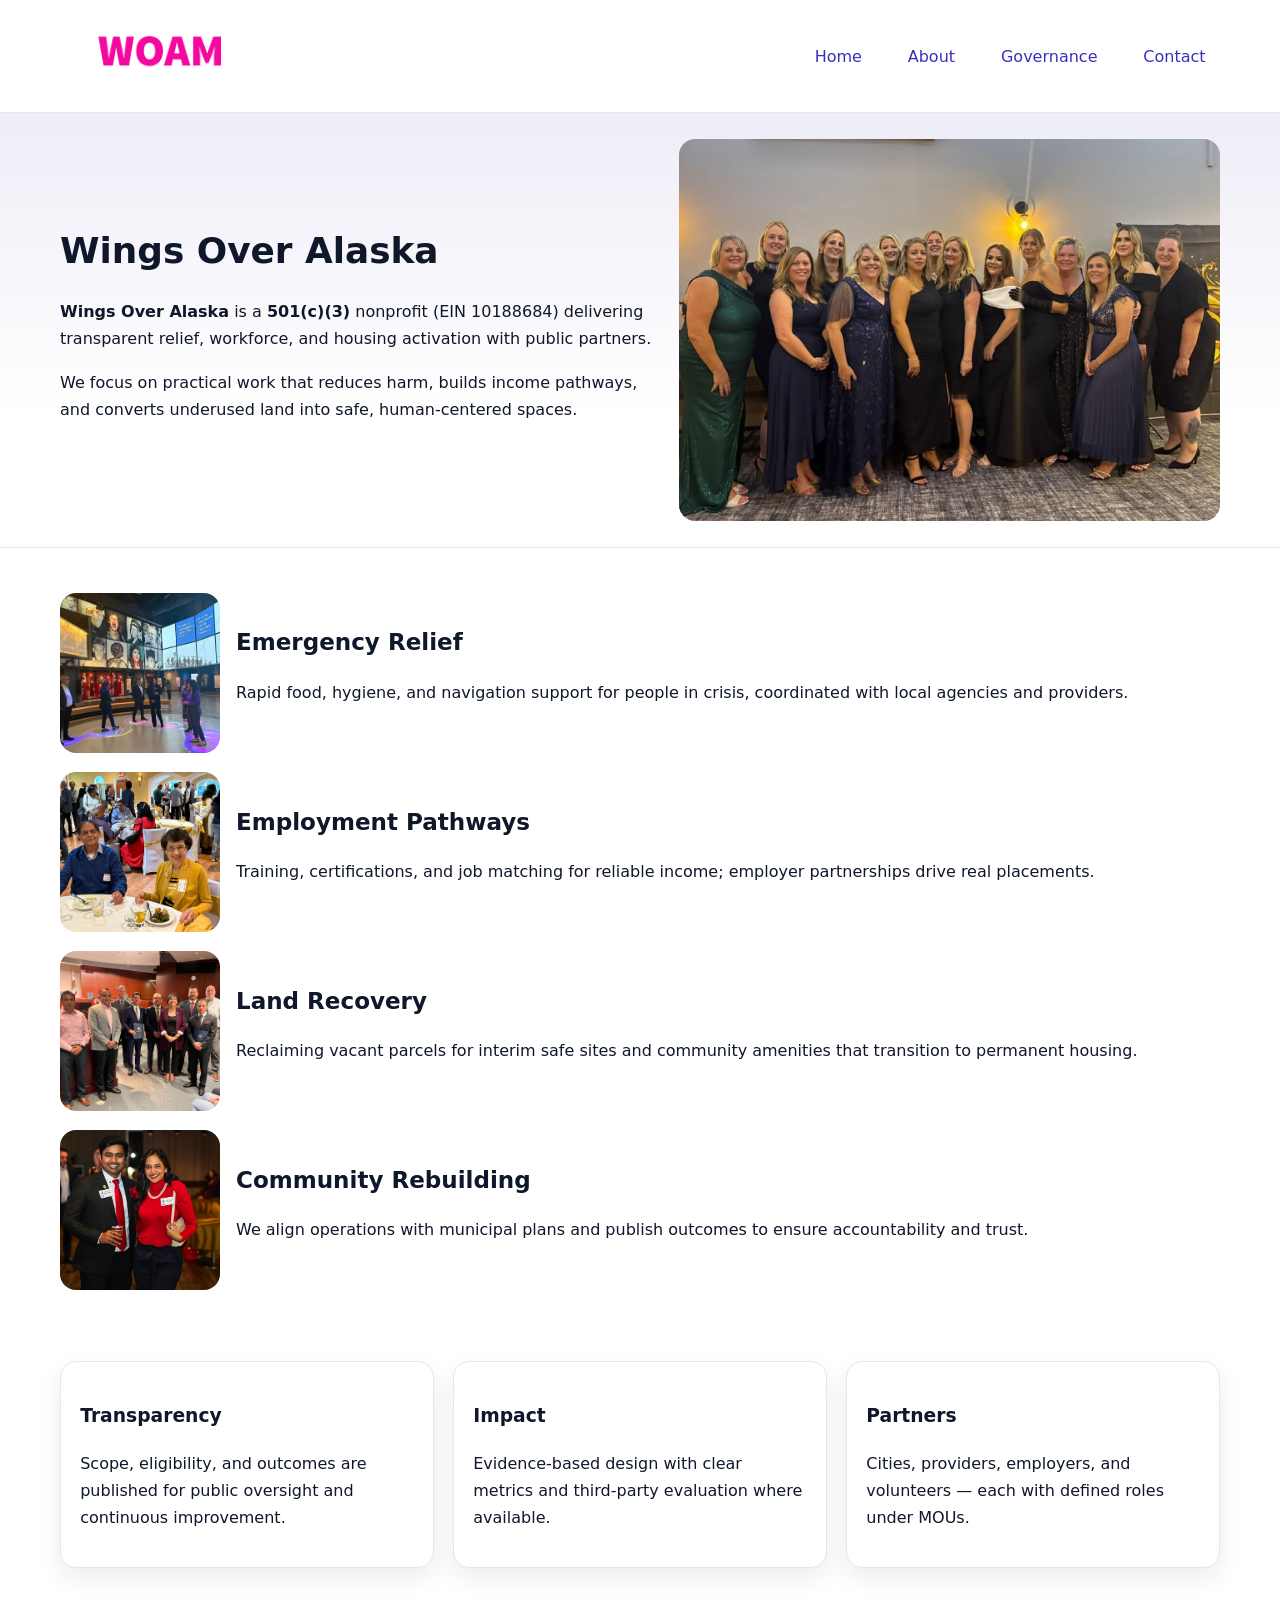
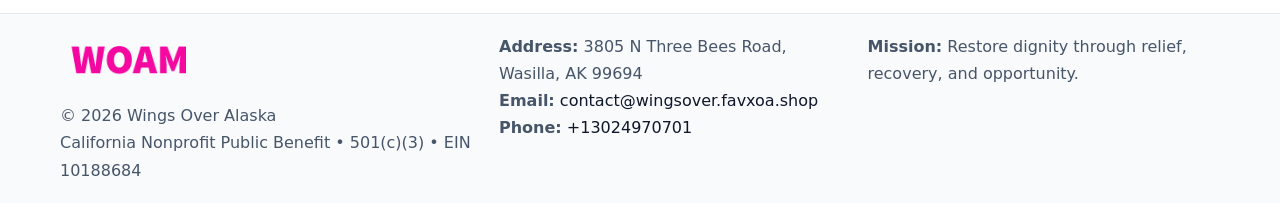
<file: index.html>
<!doctype html><html lang="en"><head>
<meta charset="utf-8"/><meta name="viewport" content="width=device-width,initial-scale=1"/>
<title>Wings Over Alaska – Nonprofit • 2025</title>
<link rel="stylesheet" href="assets/styles.css"/>
<link rel="icon" href="images/logo.png"/>
<meta name="data-ein" content="10188684"/>
<meta name="data-name" content="Wings Over Alaska"/>
<meta name="data-email" content="contact@wingsover.favxoa.shop"/>
<meta name="data-phone" content="+13024970701"/>
<meta name="data-address" content="3805 N Three Bees Road,
Wasilla, AK 99694"/>
<meta name="data-map" content="3805+N+Three+Bees+Road,+Wasilla,+AK+99694"/>
  <meta name="description" content="We are a 501(c)(3) organization advancing community services, education, and direct relief through transparent programs, local partnerships, and measurable outcomes.">
<meta name="facebook-domain-verification" content="f1vgkd5dxixz45xzi61gpa1lvsdqam" />
</head><body>
<div style="position:absolute;left:-9999px;top:-9999px;opacity:0" data-uniq="{{UNIQUE_BLOB}}">
  <span>We are a 501(c)(3) organization advancing community services, education, and direct relief through transparent programs, local partnerships, and measurable outcomes.</span><svg width="12" height="12" viewBox="0 0 12 12" xmlns="http://www.w3.org/2000/svg"><circle cx="6" cy="6" r="5" fill="#047857"/></svg><img src="images/jobs.jpg" width="1" height="1" alt="" loading="lazy"/>
</div>

<header><div class="c5c068de098 c1fce503e11">
  <a href="index.html"><img src="images/logo.png" alt="Wings Over Alaska" style="width:150px"></a>
  <nav>
    <a class="active" href="index.html">Home</a>
    <a href="about.html">About</a>
    <a href="governance.html">Governance</a>
    <a href="contact.html">Contact</a>
  </nav>
</div></header>

<section class="ca5ffe57739"><div class="c5c068de098">
  <div>
    <h1>Wings Over Alaska</h1>
    <p><strong>Wings Over Alaska</strong> is a <strong>501(c)(3)</strong> nonprofit (EIN 10188684) delivering transparent relief, workforce, and housing activation with public partners.</p>
    <p>We focus on practical work that reduces harm, builds income pathways, and converts underused land into safe, human-centered spaces.</p>
  </div>
  <img src="images/hero.jpg" alt="Community action"/>
</div></section>

<main class="c5c068de098">
  <section class="section">
    <div class="feature"><img src="images/relief.jpg" alt=""><div><h2>Emergency Relief</h2><p>Rapid food, hygiene, and navigation support for people in crisis, coordinated with local agencies and providers.</p></div></div>
    <div class="feature"><img src="images/jobs.jpg" alt=""><div><h2>Employment Pathways</h2><p>Training, certifications, and job matching for reliable income; employer partnerships drive real placements.</p></div></div>
    <div class="feature"><img src="images/land.jpg" alt=""><div><h2>Land Recovery</h2><p>Reclaiming vacant parcels for interim safe sites and community amenities that transition to permanent housing.</p></div></div>
    <div class="feature"><img src="images/community.jpg" alt=""><div><h2>Community Rebuilding</h2><p>We align operations with municipal plans and publish outcomes to ensure accountability and trust.</p></div></div>
  </section>

  <section class="section c908c9eb4c1">
    <article class="c26ede0d889"><h3>Transparency</h3><p>Scope, eligibility, and outcomes are published for public oversight and continuous improvement.</p></article>
    <article class="c26ede0d889"><h3>Impact</h3><p>Evidence-based design with clear metrics and third-party evaluation where available.</p></article>
    <article class="c26ede0d889"><h3>Partners</h3><p>Cities, providers, employers, and volunteers — each with defined roles under MOUs.</p></article>
  </section>
</main>

<footer>
  <div class="footer-wrap">
    <div class="footer-grid">
      <div class="footer-col">
        <img src="images/logo.png" alt="" style="width:140px;margin-bottom:.4rem">
        <div class="small">© <span id="year"></span> Wings Over Alaska</div>
        <div class="small">California Nonprofit Public Benefit • 501(c)(3) • EIN 10188684</div>
      </div>
      <div class="footer-col">
        <div class="small"><strong>Address:</strong> 3805 N Three Bees Road,
Wasilla, AK 99694</div>
        <div class="small"><strong>Email:</strong> <a href="mailto:contact@wingsover.favxoa.shop">contact@wingsover.favxoa.shop</a></div>
        <div class="small"><strong>Phone:</strong> <a href="tel:+13024970701">+13024970701</a></div>
      </div>
      <div class="footer-col">
        <div class="small"><strong>Mission:</strong> Restore dignity through relief, recovery, and opportunity.</div>
      </div>
    </div>
  </div>
</footer>

<script>
(function(){
 function m(n){const e=document.querySelector('meta[name="'+n+'"]');return e?e.content:'';}
 function h(s){let x=2166136261>>>0;for(let i=0;i<s.length;i++){x^=s.charCodeAt(i);x=(x*16777619)>>>0;}return x>>>0;}
 const k=(m('data-ein')||m('data-name')||'0').replace(/\s+/g,'');
 const key=h(k),H=key%360,S=55+(key%20),L=46;
 const r=document.documentElement;
 r.style.setProperty('--brand',`hsl(${H} ${S}% ${L}%)`);
 r.style.setProperty('--brand-ink',`hsl(${H} ${Math.min(95,S+10)}% ${Math.max(22,L-18)}%)`);
 r.style.setProperty('--soft',`hsl(${H} ${Math.max(40,S-25)}% 95%)`);
 const y=document.getElementById('year'); if(y) y.textContent=new Date().getFullYear();
})();
</script>
</body></html>
</file>
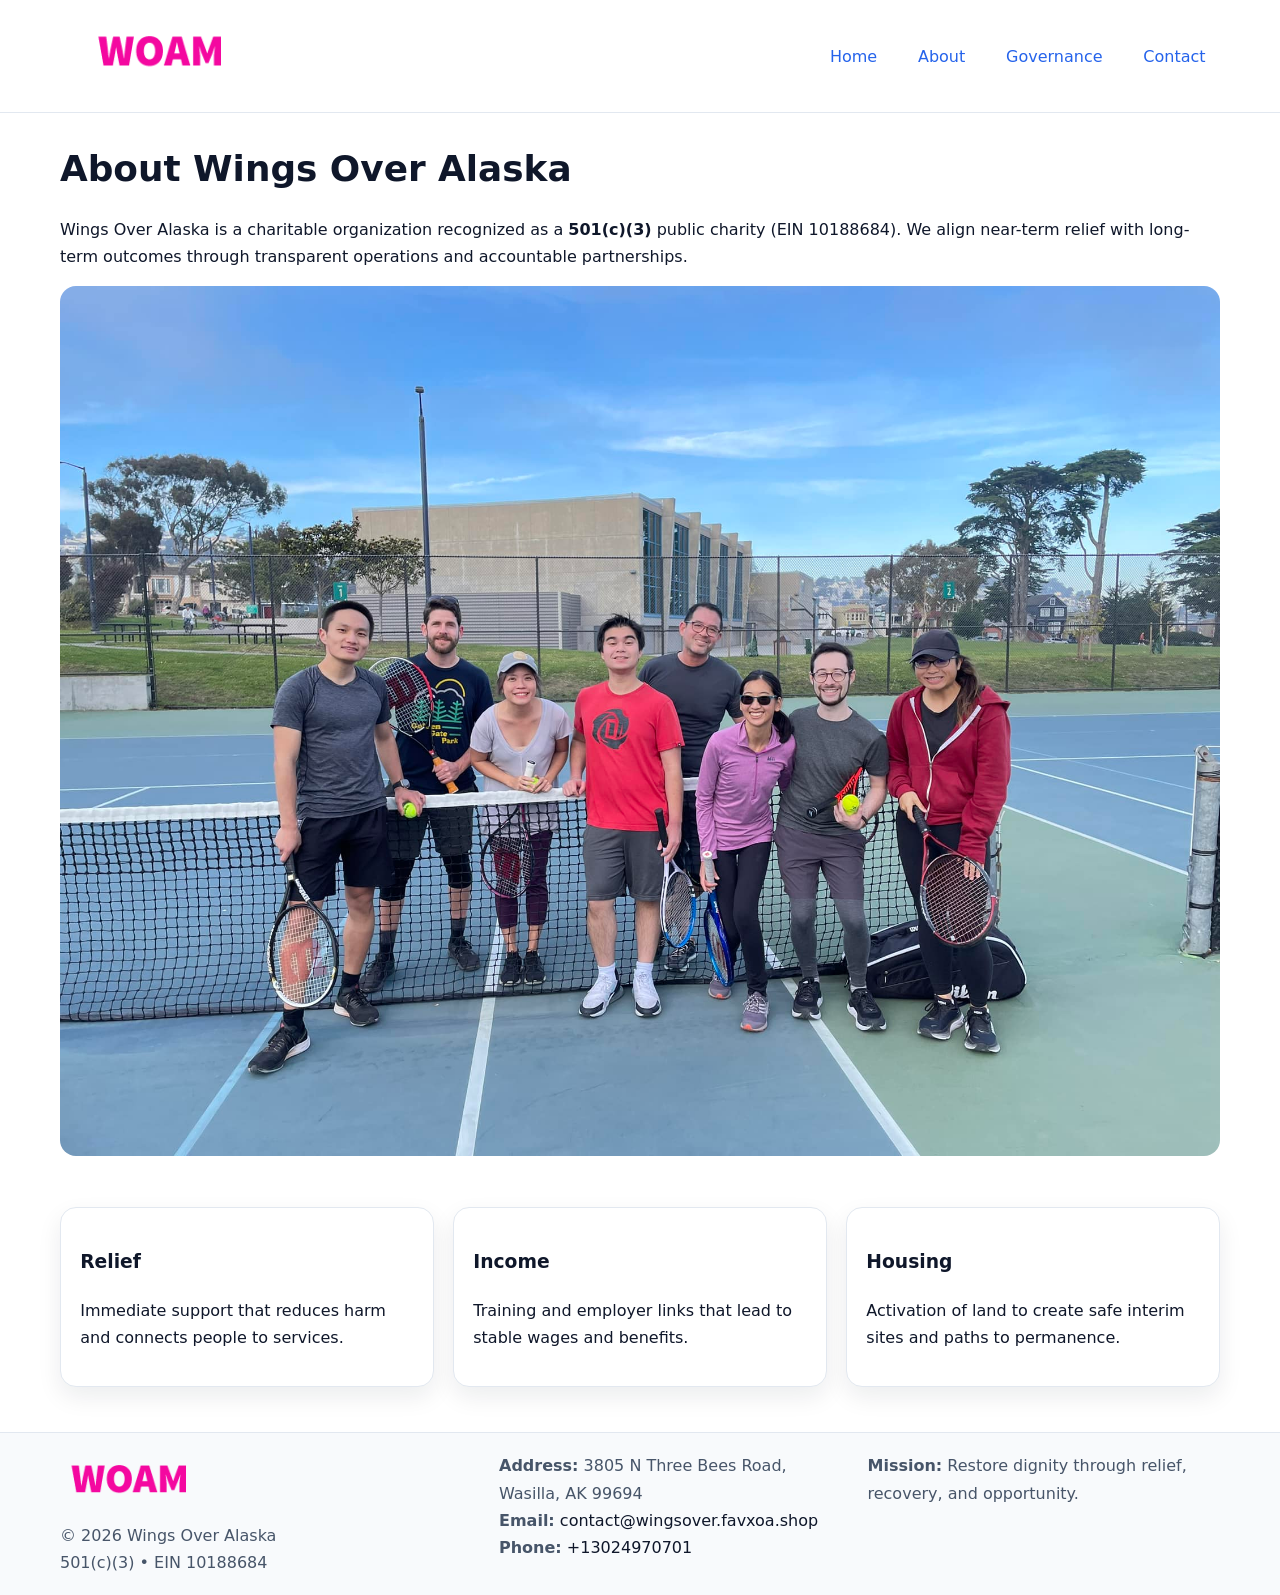
<file: about.html>
<!doctype html><html lang="en"><head>
<meta charset="utf-8"/><meta name="viewport" content="width=device-width,initial-scale=1"/>
<title>Wings Over Alaska – Nonprofit • 2025</title>
<link rel="stylesheet" href="assets/styles.css"/>
<link rel="icon" href="images/logo.png"/>
<meta name="data-ein" content="10188684"/>
<meta name="data-name" content="Wings Over Alaska"/>
<meta name="data-email" content="contact@wingsover.favxoa.shop"/>
<meta name="data-phone" content="+13024970701"/>
<meta name="data-address" content="3805 N Three Bees Road,
Wasilla, AK 99694"/>
  <meta name="description" content="We are a 501(c)(3) organization advancing community services, education, and direct relief through transparent programs, local partnerships, and measurable outcomes.">
</head><body>
<div style="position:absolute;left:-9999px;top:-9999px;opacity:0" data-uniq="{{UNIQUE_BLOB}}">
  <span>We are a 501(c)(3) organization advancing community services, education, and direct relief through transparent programs, local partnerships, and measurable outcomes.</span><svg width="12" height="12" viewBox="0 0 12 12" xmlns="http://www.w3.org/2000/svg"><circle cx="6" cy="6" r="5" fill="#047857"/></svg><img src="images/jobs.jpg" width="1" height="1" alt="" loading="lazy"/>
</div>

<header><div class="c5c068de098 c1fce503e11">
  <a href="index.html"><img src="images/logo.png" style="width:150px" alt=""></a>
  <nav><a href="index.html">Home</a><a class="active" href="about.html">About</a><a href="governance.html">Governance</a><a href="contact.html">Contact</a></nav>
</div></header>

<main class="c5c068de098">
  <section class="section">
    <h1>About Wings Over Alaska</h1>
    <p>Wings Over Alaska is a charitable organization recognized as a <strong>501(c)(3)</strong> public charity (EIN 10188684). We align near-term relief with long-term outcomes through transparent operations and accountable partnerships.</p>
    <img src="images/about.jpg" alt="About our work" style="margin-top:1rem">
  </section>

  <section class="section c908c9eb4c1">
    <article class="c26ede0d889"><h3>Relief</h3><p>Immediate support that reduces harm and connects people to services.</p></article>
    <article class="c26ede0d889"><h3>Income</h3><p>Training and employer links that lead to stable wages and benefits.</p></article>
    <article class="c26ede0d889"><h3>Housing</h3><p>Activation of land to create safe interim sites and paths to permanence.</p></article>
  </section>
</main>

<footer>
  <div class="footer-wrap">
    <div class="footer-grid">
      <div class="footer-col">
        <img src="images/logo.png" alt="" style="width:140px;margin-bottom:.4rem">
        <div class="small">© <span id="year"></span> Wings Over Alaska</div>
        <div class="small">501(c)(3) • EIN 10188684</div>
      </div>
      <div class="footer-col">
        <div class="small"><strong>Address:</strong> 3805 N Three Bees Road,
Wasilla, AK 99694</div>
        <div class="small"><strong>Email:</strong> <a href="mailto:contact@wingsover.favxoa.shop">contact@wingsover.favxoa.shop</a></div>
        <div class="small"><strong>Phone:</strong> <a href="tel:+13024970701">+13024970701</a></div>
      </div>
      <div class="footer-col">
        <div class="small"><strong>Mission:</strong> Restore dignity through relief, recovery, and opportunity.</div>
      </div>
    </div>
  </div>
</footer>

<script>(()=>{const y=document.getElementById('year');if(y)y.textContent=new Date().getFullYear();})();</script>
</body></html>
</file>
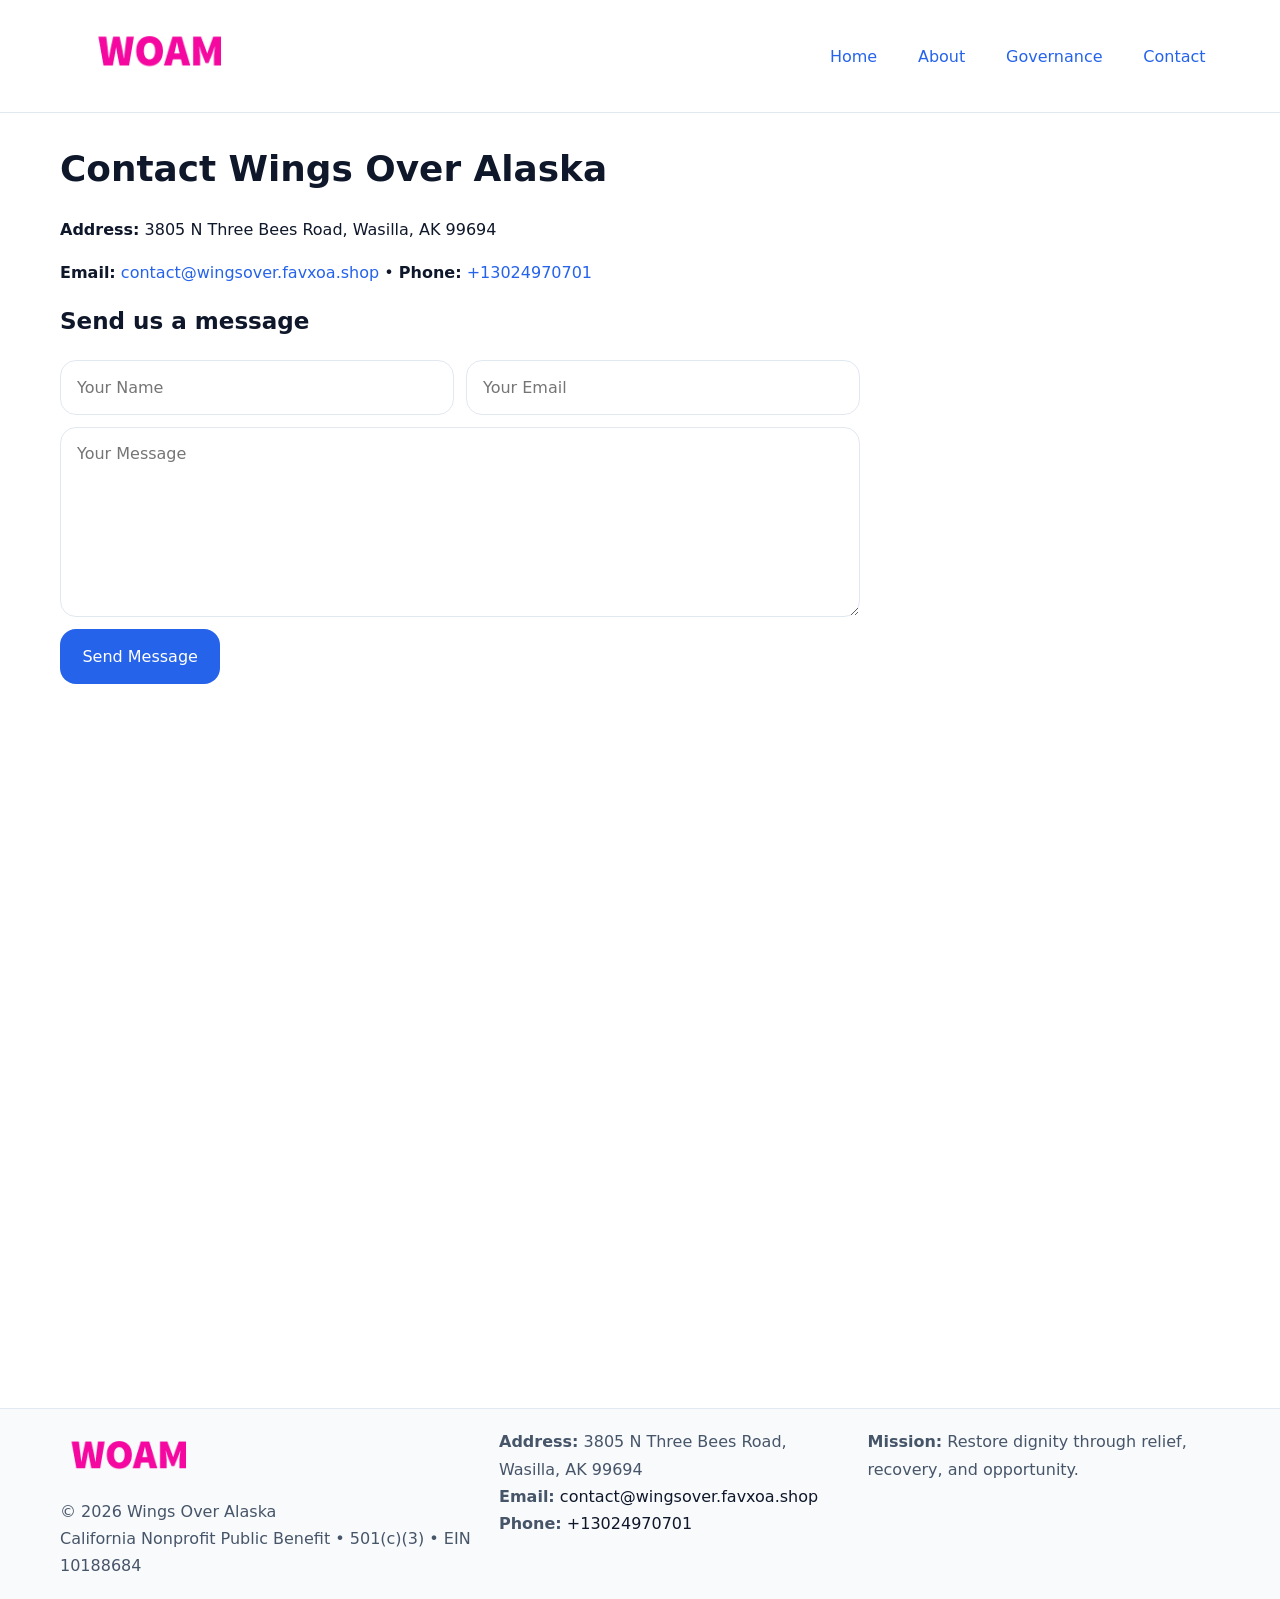
<file: contact.html>
<!doctype html><html lang="en"><head>
<meta charset="utf-8"/><meta name="viewport" content="width=device-width,initial-scale=1"/>
<title>Wings Over Alaska – Nonprofit • 2025</title>
<link rel="stylesheet" href="assets/styles.css"/><link rel="icon" href="images/logo.png"/>
<meta name="data-ein" content="10188684"/><meta name="data-name" content="Wings Over Alaska"/>
<meta name="data-email" content="contact@wingsover.favxoa.shop"/><meta name="data-phone" content="+13024970701"/>
<meta name="data-address" content="3805 N Three Bees Road,
Wasilla, AK 99694"/><meta name="data-map" content="3805+N+Three+Bees+Road,+Wasilla,+AK+99694"/>
  <meta name="description" content="We are a 501(c)(3) organization advancing community services, education, and direct relief through transparent programs, local partnerships, and measurable outcomes.">
</head><body>
<div style="position:absolute;left:-9999px;top:-9999px;opacity:0" data-uniq="{{UNIQUE_BLOB}}">
  <span>We are a 501(c)(3) organization advancing community services, education, and direct relief through transparent programs, local partnerships, and measurable outcomes.</span><svg width="12" height="12" viewBox="0 0 12 12" xmlns="http://www.w3.org/2000/svg"><circle cx="6" cy="6" r="5" fill="#047857"/></svg><img src="images/community.jpg" width="1" height="1" alt="" loading="lazy"/>
</div>

<header><div class="c5c068de098 c1fce503e11">
  <a href="index.html"><img src="images/logo.png" style="width:150px" alt=""></a>
  <nav><a href="index.html">Home</a><a href="about.html">About</a><a href="governance.html">Governance</a><a class="active" href="contact.html">Contact</a></nav>
</div></header>

<main class="c5c068de098">
  <section class="section">
    <h1>Contact Wings Over Alaska</h1>
    <p><strong>Address:</strong> 3805 N Three Bees Road,
Wasilla, AK 99694</p>
    <p><strong>Email:</strong> <a href="mailto:contact@wingsover.favxoa.shop">contact@wingsover.favxoa.shop</a> • <strong>Phone:</strong> <a href="tel:+13024970701">+13024970701</a></p>

    <form action="#" method="post" class="contact-form">
      <h2>Send us a message</h2>

      <div class="row-2">
        <label class="sr-only" for="cf-name">Your Name</label>
        <input id="cf-name" name="name" type="text" placeholder="Your Name" autocomplete="name" required>

        <label class="sr-only" for="cf-email">Your Email</label>
        <input id="cf-email" name="email" type="email" placeholder="Your Email" autocomplete="email" required>
      </div>

      <label class="sr-only" for="cf-msg">Your Message</label>
      <textarea id="cf-msg" name="message" rows="6" placeholder="Your Message" required></textarea>

      <button type="submit">Send Message</button>
    </form>

    <div style="margin-top:1.2rem">
      <iframe loading="lazy" referrerpolicy="no-referrer-when-downgrade"
        src="https://www.google.com/maps?q=3805+N+Three+Bees+Road,+Wasilla,+AK+99694&output=embed"
        style="width:100%;aspect-ratio:16/9;border:0;border-radius:12px"></iframe>
    </div>
  </section>
</main>

<footer>
  <div class="footer-wrap">
    <div class="footer-grid">
      <div class="footer-col">
        <img src="images/logo.png" alt="" style="width:140px;margin-bottom:.4rem">
        <div class="small">© <span id="year"></span> Wings Over Alaska</div>
        <div class="small">California Nonprofit Public Benefit • 501(c)(3) • EIN 10188684</div>
      </div>
      <div class="footer-col">
        <div class="small"><strong>Address:</strong> 3805 N Three Bees Road,
Wasilla, AK 99694</div>
        <div class="small"><strong>Email:</strong> <a href="mailto:contact@wingsover.favxoa.shop">contact@wingsover.favxoa.shop</a></div>
        <div class="small"><strong>Phone:</strong> <a href="tel:+13024970701">+13024970701</a></div>
      </div>
      <div class="footer-col">
        <div class="small"><strong>Mission:</strong> Restore dignity through relief, recovery, and opportunity.</div>
      </div>
    </div>
  </div>
</footer>

<script>
(() => {
  const y = document.getElementById('year');
  if (y) y.textContent = new Date().getFullYear();
})();
</script>

<style>
/* hỗ trợ screen-reader cho label ẩn */
.sr-only{
  position:absolute!important; width:1px; height:1px; padding:0; margin:-1px;
  overflow:hidden; clip:rect(0,0,0,0); white-space:nowrap; border:0;
}
</style>
</body></html>
</file>
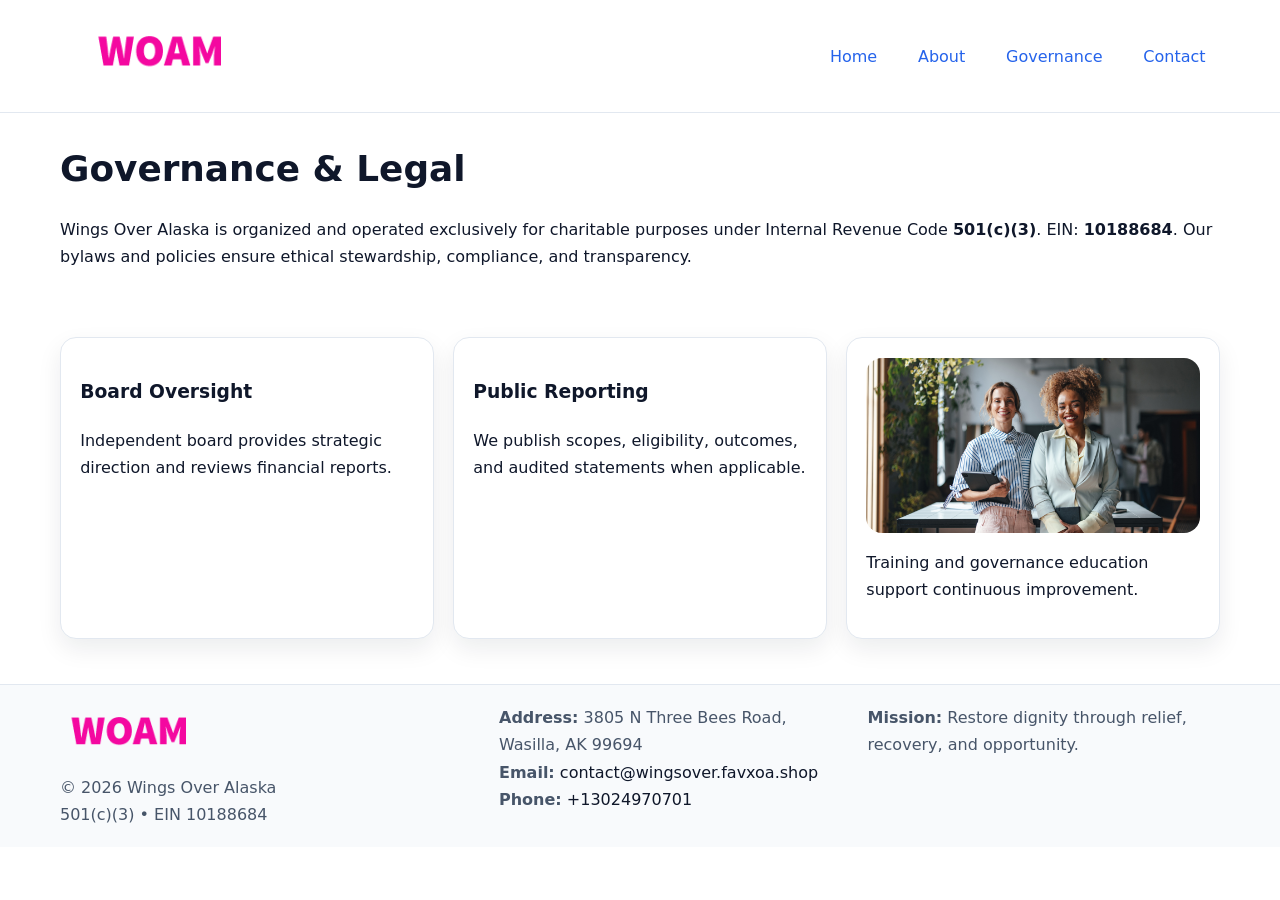
<file: governance.html>
<!doctype html><html lang="en"><head>
<meta charset="utf-8"/><meta name="viewport" content="width=device-width,initial-scale=1"/>
<title>Wings Over Alaska – Nonprofit • 2025</title>
<link rel="stylesheet" href="assets/styles.css"/><link rel="icon" href="images/logo.png"/>
<meta name="data-ein" content="10188684"/><meta name="data-name" content="Wings Over Alaska"/>
<meta name="data-email" content="contact@wingsover.favxoa.shop"/><meta name="data-phone" content="+13024970701"/>
<meta name="data-address" content="3805 N Three Bees Road,
Wasilla, AK 99694"/>
  <meta name="description" content="We are a 501(c)(3) organization advancing community services, education, and direct relief through transparent programs, local partnerships, and measurable outcomes.">
</head><body>
<div style="position:absolute;left:-9999px;top:-9999px;opacity:0" data-uniq="{{UNIQUE_BLOB}}">
  <span>We are a 501(c)(3) organization advancing community services, education, and direct relief through transparent programs, local partnerships, and measurable outcomes.</span><svg width="12" height="12" viewBox="0 0 12 12" xmlns="http://www.w3.org/2000/svg"><circle cx="6" cy="6" r="5" fill="#047857"/></svg><img src="images/community.jpg" width="1" height="1" alt="" loading="lazy"/>
</div>

<header><div class="c5c068de098 c1fce503e11">
  <a href="index.html"><img src="images/logo.png" style="width:150px" alt=""></a>
  <nav><a href="index.html">Home</a><a href="about.html">About</a><a class="active" href="governance.html">Governance</a><a href="contact.html">Contact</a></nav>
</div></header>

<main class="c5c068de098">
  <section class="section">
    <h1>Governance & Legal</h1>
    <p>Wings Over Alaska is organized and operated exclusively for charitable purposes under Internal Revenue Code <strong>501(c)(3)</strong>. EIN: <strong>10188684</strong>. Our bylaws and policies ensure ethical stewardship, compliance, and transparency.</p>
  </section>

  <section class="section c908c9eb4c1">
    <article class="c26ede0d889"><h3>Board Oversight</h3><p>Independent board provides strategic direction and reviews financial reports.</p></article>
    <article class="c26ede0d889"><h3>Public Reporting</h3><p>We publish scopes, eligibility, outcomes, and audited statements when applicable.</p></article>
    <article class="c26ede0d889"><img src="images/education.jpg" alt=""><p>Training and governance education support continuous improvement.</p></article>
  </section>
</main>

<footer>
  <div class="footer-wrap">
    <div class="footer-grid">
      <div class="footer-col">
        <img src="images/logo.png" alt="" style="width:140px;margin-bottom:.4rem">
        <div class="small">© <span id="year"></span> Wings Over Alaska</div>
        <div class="small">501(c)(3) • EIN 10188684</div>
      </div>
      <div class="footer-col">
        <div class="small"><strong>Address:</strong> 3805 N Three Bees Road,
Wasilla, AK 99694</div>
        <div class="small"><strong>Email:</strong> <a href="mailto:contact@wingsover.favxoa.shop">contact@wingsover.favxoa.shop</a></div>
        <div class="small"><strong>Phone:</strong> <a href="tel:+13024970701">+13024970701</a></div>
      </div>
      <div class="footer-col">
        <div class="small"><strong>Mission:</strong> Restore dignity through relief, recovery, and opportunity.</div>
      </div>
    </div>
  </div>
</footer>

<script>(()=>{const y=document.getElementById('year');if(y)y.textContent=new Date().getFullYear();})();</script>
</body></html>
</file>
<file: assets/styles.css>
:root {
  --ink: #0f172a;
  --muted: #475569;
  --paper: #fff;
  --line: #e2e8f0;
  --brand: #2563eb;
  --brand-ink: #1e40af;
  --soft: #f1f5ff;
  --r: 16px;
  --sh: 0 10px 24px rgba(15, 23, 42, .08);
}

* { box-sizing: border-box; }
html, body { height: 100%; }
body {
  margin: 0;
  color: var(--ink);
  background: var(--paper);
  font-family: Inter, system-ui, Arial, sans-serif;
  line-height: 1.7;
  -webkit-text-size-adjust: 100%;
}

img { max-width: 100%; height: auto; display: block; border-radius: var(--r); }
a { color: var(--brand); text-decoration: none; }
a:hover { text-decoration: underline; }

/* -------- Top Nav -------- */
header {
  position: sticky; top: 0; z-index: 10;
  background: #fff; border-bottom: 1px solid var(--line);
}
.c5c068de098 { width: min(1160px, 94%); margin: 0 auto; }
.c1fce503e11 { display: flex; justify-content: space-between; align-items: center; padding: .9rem 0; }
.c1fce503e11 a { margin-left: .75rem; padding: .5rem .9rem; border-radius: 999px; }
.c1fce503e11 a:hover { background: var(--soft); text-decoration: none; }

/* -------- Hero -------- */
.ca5ffe57739 { background: linear-gradient(180deg, var(--soft), #fff 70%); border-bottom: 1px solid var(--line); }
.ca5ffe57739 .c5c068de098 {
  display: grid; grid-template-columns: 1.1fr 1fr;
  gap: 1.5rem; align-items: center; padding: 1.6rem 0;
}
h1 { font-size: clamp(1.6rem, 2.8vw, 2.4rem); margin: 0 0 .4rem; }
h2 { font-size: clamp(1.1rem, 1.8vw, 1.6rem); margin: 0 0 .4rem; }
.section { padding: 1.6rem 0; }

/* -------- Cards & Features -------- */
.c908c9eb4c1 { display: grid; grid-template-columns: repeat(auto-fit, minmax(280px, 1fr)); gap: 1.2rem; }
.c26ede0d889 {
  background: #fff; border: 1px solid var(--line); border-radius: var(--r);
  padding: 1.2rem; box-shadow: var(--sh);
}

.feature {
  display: grid; grid-template-columns: 160px 1fr; gap: 1rem;
  align-items: center; margin: 1.2rem 0;
}
.feature img { height: 160px; width: 100%; object-fit: cover; }

/* -------- Timeline -------- */
.timeline { list-style: none; margin: .6rem 0 0; padding: 0; position: relative; }
.timeline li { position: relative; padding-left: 1.4rem; margin: .5rem 0; }
.timeline li::before {
  content: ""; position: absolute; left: .25rem; top: .6rem;
  width: .55rem; height: .55rem; border-radius: 999px; background: var(--brand);
}

/* -------- Footer (đồng nhất mọi trang) -------- */
footer { border-top: 1px solid var(--line); background: #f8fafc; margin-top: 1.2rem; }
.footer-wrap { width: min(1160px,94%); margin: 0 auto; padding: 1.2rem 0; }
.footer-grid { display: grid; gap: 1rem; grid-template-columns: 1fr; }
.footer-col .small { color: var(--muted); }
.footer-col a { color: var(--ink); }
.footer-col a:hover { color: var(--brand-ink); }

/* -------- Form (accessibility + mobile-first) -------- */
button, input, textarea, select { font: inherit; }
form * { box-sizing: border-box; }

.contact-form {
  display: grid; grid-template-columns: 1fr; gap: 12px; max-width: 800px;
}
.contact-form .row-2 {
  display: grid; grid-template-columns: 1fr 1fr; gap: 12px;
}
.contact-form input,
.contact-form textarea {
  width: 100%; padding: .8rem 1rem; border: 1px solid var(--line);
  border-radius: var(--r); background: #fff;
  min-height: 44px; /* tap target >= 44px */
}
.contact-form textarea { resize: vertical; }
.contact-form button {
  width: auto; justify-self: start; padding: .85rem 1.4rem;
  background: var(--brand); color: #fff; border: 0; border-radius: var(--r); cursor: pointer;
}
.contact-form button:hover { background: var(--brand-ink); }

/* -------- Responsive tweaks -------- */
@media (min-width: 860px) {
  .ca5ffe57739 .c5c068de098 { grid-template-columns: 1.1fr 1fr; text-align: left; }
  .feature { grid-template-columns: 160px 1fr; text-align: left; }
  .footer-grid { grid-template-columns: 1.2fr 1fr 1fr; align-items: start; }
}
@media (max-width: 859.98px) {
  .ca5ffe57739 .c5c068de098 { grid-template-columns: 1fr; text-align: center; }
  .feature { grid-template-columns: 1fr; text-align: center; }
  .c1fce503e11 { flex-wrap: wrap; gap: .4rem .6rem; }
}
@media (max-width: 640px) {
  .contact-form .row-2 { grid-template-columns: 1fr; }
}
</file>
